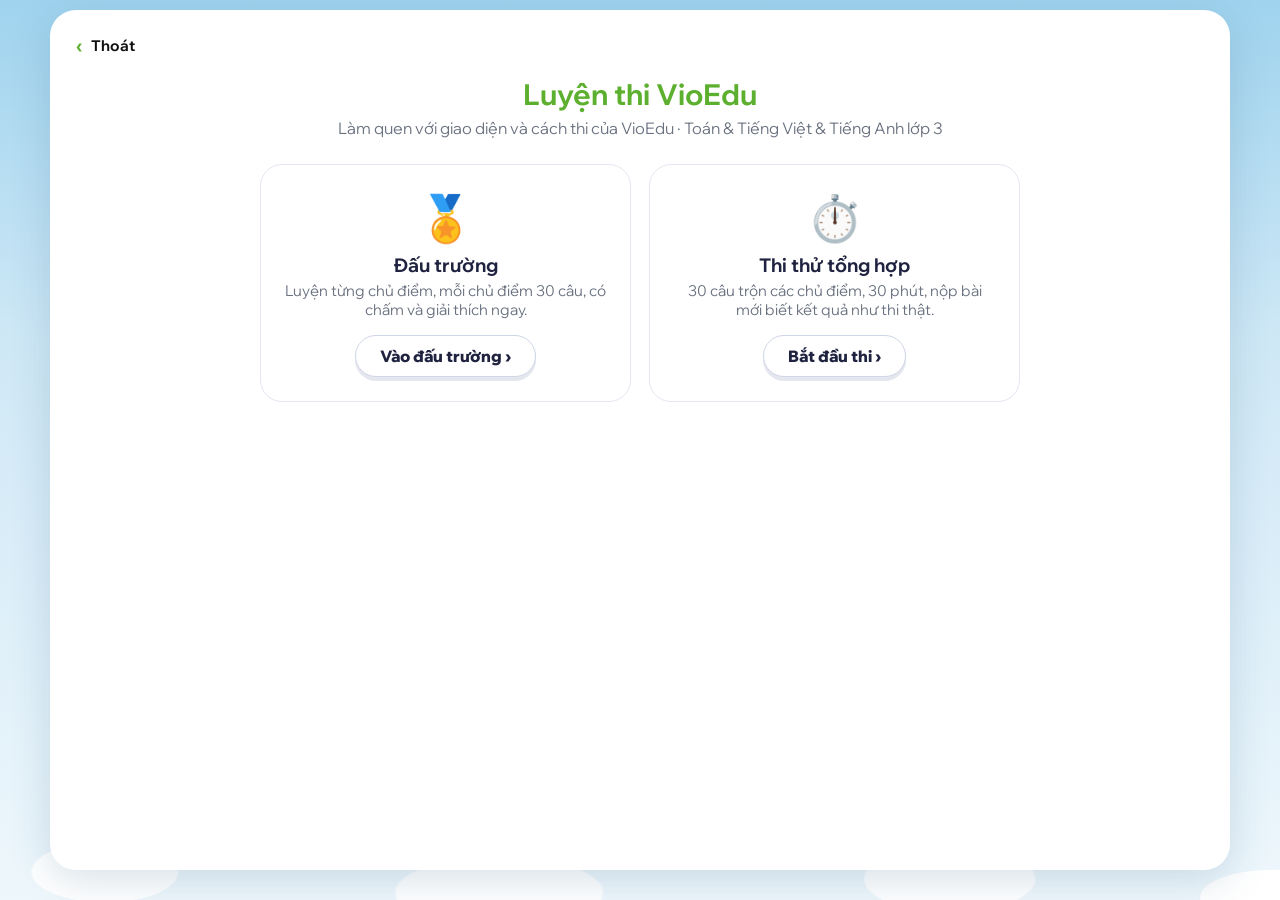
<file: vioedu.html>
<!DOCTYPE html>
<html lang="vi">
<head>
<meta charset="UTF-8">
<meta name="viewport" content="width=device-width,initial-scale=1,viewport-fit=cover">
<title>Luyện thi VioEdu · MathNova</title>
<link rel="preconnect" href="https://fonts.googleapis.com">
<link rel="preconnect" href="https://fonts.gstatic.com" crossorigin>
<link href="https://fonts.googleapis.com/css2?family=Wix+Madefor+Display:wght@400;500;600;700;800&display=swap" rel="stylesheet">
<style>
:root{--ink:#1f2340;--mut:#6b7280;--line:#e3e7f1;--green:#5db02f;--green2:#4a9a22;--bad:#e5484d;--ok:#2e9e44;--sky:#a9d8f0}
*{box-sizing:border-box}
html,body{margin:0;min-height:100%}
body{font-family:"Wix Madefor Display","Nunito","Be Vietnam Pro",system-ui,sans-serif;color:var(--ink);
  background:linear-gradient(180deg,#9fd3ee 0,#cfe8f6 38%,#eef7fc 100%) fixed;padding:10px 10px calc(24px + env(safe-area-inset-bottom))}
body:before,body:after{content:"";position:fixed;left:-5%;right:-5%;bottom:0;height:140px;pointer-events:none;z-index:0;
  background:radial-gradient(ellipse 120px 50px at 12% 80%,#fff 60%,transparent 62%),radial-gradient(ellipse 170px 60px at 40% 95%,#fff 60%,transparent 62%),radial-gradient(ellipse 140px 55px at 72% 85%,#fff 60%,transparent 62%),radial-gradient(ellipse 120px 45px at 95% 98%,#fff 60%,transparent 62%);opacity:.8}
.card{position:relative;z-index:1;max-width:1180px;margin:0 auto;background:#fff;border-radius:26px;padding:22px 26px 28px;box-shadow:0 10px 40px rgba(40,90,130,.18);min-height:calc(100vh - 40px)}
.hidden{display:none!important}
.back{background:none;border:0;font:inherit;font-weight:700;font-size:.95rem;color:#111;cursor:pointer;padding:2px 0;display:inline-flex;gap:8px;align-items:center}
.back i{color:var(--green);font-style:normal;font-size:1.1rem}
.head{display:grid;grid-template-columns:1fr auto 1fr;align-items:center;gap:12px;margin:6px 0 18px}
.arena{display:flex;align-items:center;gap:10px}
.arena .medal{font-size:2.3rem;line-height:1;filter:drop-shadow(0 2px 0 #f0b45a)}
.arena small{display:block;font-size:1rem;font-weight:500}
.arena b{display:block;font-size:1.05rem;font-weight:800}
.head h1{margin:0;color:var(--green);font-size:1.45rem;font-weight:800;text-align:center}
.pill{justify-self:end;background:#f1f5fa;border-radius:16px;padding:8px 16px;font-weight:700;text-align:center;font-size:.95rem;max-width:200px}
.row{display:flex;align-items:center;justify-content:space-between;gap:14px;border:1px solid var(--line);border-radius:20px;padding:20px 28px;margin-bottom:16px;background:#fff}
.row small{color:var(--mut);font-size:1.05rem;font-weight:500}
.row h3{margin:8px 0 0;font-size:1.2rem;font-weight:800;line-height:1.3}
.row .best{display:inline-block;margin-top:8px;font-size:.82rem;font-weight:700;color:var(--green2);background:#eaf7e0;border-radius:99px;padding:2px 10px}
.pbtn{font:inherit;font-weight:800;font-size:1rem;color:var(--ink);background:#fff;border:1px solid #cfd6e6;border-radius:99px;padding:10px 24px;cursor:pointer;box-shadow:0 4px 0 #e4e7ee;white-space:nowrap}
.pbtn:active{transform:translateY(2px);box-shadow:0 2px 0 #e4e7ee}
.gbtn{font:inherit;font-weight:800;font-size:1.05rem;color:#fff;background:var(--green);border:0;border-radius:99px;padding:12px 32px;cursor:pointer;box-shadow:0 4px 0 var(--green2)}
.gbtn:active{transform:translateY(2px);box-shadow:0 2px 0 var(--green2)}
.gbtn:disabled{opacity:.5;cursor:default}
/* trang chủ */
.hello{text-align:center;margin:18px 0 26px}
.hello h1{margin:0;font-size:1.8rem;color:var(--green)}
.hello p{margin:6px 0 0;color:var(--mut)}
.menu{display:grid;grid-template-columns:repeat(auto-fit,minmax(260px,1fr));gap:18px;max-width:760px;margin:0 auto}
.mcard{border:1px solid var(--line);border-radius:22px;padding:24px;text-align:center;cursor:pointer;background:#fff;transition:.15s}
.mcard:hover{box-shadow:0 8px 22px rgba(60,120,160,.15);transform:translateY(-2px)}
.mcard .ic{font-size:2.8rem}
.mcard h3{margin:8px 0 4px;font-size:1.2rem}
.mcard p{margin:0 0 16px;color:var(--mut);font-size:.95rem}
/* làm bài */
.qtop{display:flex;align-items:center;gap:14px;flex-wrap:wrap;margin-bottom:10px}
.qtop .ttl{flex:1;min-width:160px;font-weight:800}
.chip{background:#f1f5fa;border-radius:99px;padding:6px 14px;font-weight:700;font-size:.92rem}
.chip.warn{background:#ffe9e9;color:var(--bad)}
.bar{height:10px;background:#eaeef6;border-radius:9px;overflow:hidden;margin-bottom:12px}
.bar i{display:block;height:100%;width:0;background:linear-gradient(90deg,#8fd45f,var(--green));transition:width .3s}
.nav{display:flex;flex-wrap:wrap;gap:6px;margin-bottom:18px}
.nav button{width:34px;height:34px;border-radius:50%;border:2px solid var(--line);background:#fff;font:inherit;font-weight:700;font-size:.82rem;cursor:pointer;color:var(--mut)}
.nav button.cur{border-color:var(--green);color:var(--green2);box-shadow:0 0 0 3px #dff1d1}
.nav button.done{background:#e8f4fb;border-color:#9fd3ee;color:#1f6f99}
.nav button.ok{background:var(--ok);border-color:var(--ok);color:#fff}
.nav button.no{background:var(--bad);border-color:var(--bad);color:#fff}
.qbox{border:1px solid var(--line);border-radius:20px;padding:26px 28px;max-width:860px;margin:0 auto}
.qno{color:var(--green2);font-weight:800;font-size:.95rem}
.qtext{font-size:clamp(1.25rem,2.6vw,1.7rem);font-weight:700;line-height:1.45;margin:8px 0 20px;white-space:pre-line}
.opts{display:grid;gap:12px}
.opt{display:flex;align-items:center;gap:12px;text-align:left;font:inherit;font-weight:600;font-size:1.05rem;border:2px solid var(--line);border-radius:16px;padding:13px 16px;background:#fff;cursor:pointer;color:var(--ink)}
.opt:hover:not(:disabled){border-color:#b9c7e3;background:#f8fbff}
.opt b{width:30px;height:30px;border-radius:50%;background:#f1f5fa;display:grid;place-items:center;font-size:.9rem;flex:none}
.opt.sel{border-color:var(--green);background:#f1faea}
.opt.sel b{background:var(--green);color:#fff}
.opt.right{border-color:var(--ok);background:#e9f8ec}
.opt.right b{background:var(--ok);color:#fff}
.opt.wrong{border-color:var(--bad);background:#fdecec}
.opt.wrong b{background:var(--bad);color:#fff}
.opt:disabled{cursor:default}
.ans{width:100%;font:inherit;font-weight:700;font-size:1.4rem;padding:14px 18px;border:2px solid #cfd6e6;border-radius:16px;outline:0}
.ans:focus{border-color:var(--green);box-shadow:0 0 0 4px #dff1d1}
.ans.right{border-color:var(--ok);background:#e9f8ec}.ans.wrong{border-color:var(--bad);background:#fdecec}
.fb{margin-top:16px;border-radius:16px;padding:14px 18px;font-weight:600;line-height:1.5}
.fb.ok{background:#e9f8ec;color:#176a2c}.fb.no{background:#fdecec;color:#a52a2e}
.fb b{display:block;font-size:1.1rem;margin-bottom:2px}
.acts{display:flex;justify-content:space-between;gap:12px;margin-top:22px;flex-wrap:wrap}
/* kết quả */
.res{text-align:center;max-width:760px;margin:6px auto}
.res h2{margin:6px 0;font-size:1.6rem;color:var(--green)}
.stars{font-size:2.6rem;letter-spacing:6px}
.score{font-size:3.2rem;font-weight:800;margin:4px 0}
.score small{font-size:1.2rem;color:var(--mut)}
.stats{display:flex;gap:10px;justify-content:center;flex-wrap:wrap;margin:10px 0 18px}
.wl{text-align:left;margin:18px 0}
.wl h3{margin:0 0 10px}
.wi{border:1px solid var(--line);border-radius:14px;padding:12px 16px;margin-bottom:10px;background:#fffafa}
.wi .q{font-weight:700;white-space:pre-line}
.wi .a{color:var(--ok);font-weight:700;margin-top:4px}
.wi .e{color:var(--mut);font-size:.92rem;margin-top:2px}
@media(max-width:760px){
  .card{padding:16px 14px 22px;border-radius:20px}
  .head{grid-template-columns:1fr;text-align:center}.arena{justify-content:center}.pill{justify-self:center}
  .row{padding:16px 16px;flex-direction:column;align-items:flex-start}.pbtn{align-self:stretch;text-align:center}
  .qbox{padding:18px 14px}
}
</style>
</head>
<body>
<div class="card">

<!-- Trang chủ -->
<section id="home">
  <button class="back" id="exit"><i>‹</i> Thoát</button>
  <div class="hello"><h1>Luyện thi VioEdu</h1><p>Làm quen với giao diện và cách thi của VioEdu · Toán &amp; Tiếng Việt &amp; Tiếng Anh lớp 3</p></div>
  <div class="menu">
    <div class="mcard" id="goArena"><div class="ic">🏅</div><h3>Đấu trường</h3><p>Luyện từng chủ điểm, mỗi chủ điểm 30 câu, có chấm và giải thích ngay.</p><button class="pbtn" type="button">Vào đấu trường ›</button></div>
    <div class="mcard" id="goMock"><div class="ic">⏱️</div><h3>Thi thử tổng hợp</h3><p>30 câu trộn các chủ điểm, 30 phút, nộp bài mới biết kết quả như thi thật.</p><button class="pbtn" type="button">Bắt đầu thi ›</button></div>
  </div>
</section>

<!-- Danh sách chủ điểm -->
<section id="list" class="hidden">
  <button class="back" id="backHome"><i>‹</i> Quay về</button>
  <div class="head">
    <div class="arena"><span class="medal">🏅</span><div><small>Đấu trường</small><b>Đấu trường khu vực</b></div></div>
    <h1>Danh sách chủ điểm</h1>
    <div class="pill">Vòng Định Kì 1 - TP Cần Thơ</div>
  </div>
  <div id="topics"></div>
</section>

<!-- Làm bài -->
<section id="quiz" class="hidden">
  <div class="qtop">
    <button class="back" id="quit"><i>‹</i> Thoát</button>
    <span class="ttl" id="qTitle"></span>
    <span class="chip" id="qDone"></span>
    <span class="chip" id="qTime">⏱ 00:00</span>
  </div>
  <div class="bar"><i id="qBar"></i></div>
  <div class="nav" id="qNav"></div>
  <div class="qbox" id="qBox"></div>
</section>

<!-- Kết quả -->
<section id="result" class="hidden"></section>
</div>

<script>
const $=id=>document.getElementById(id);
const rnd=n=>Math.floor(Math.random()*n),ri=(a,b)=>a+rnd(b-a+1),pick=a=>a[rnd(a.length)];
const shuf=a=>{a=a.slice();for(let i=a.length-1;i>0;i--){const j=rnd(i+1);[a[i],a[j]]=[a[j],a[i]]}return a};
const esc=s=>String(s).replace(/[&<>"]/g,c=>({'&':'&amp;','<':'&lt;','>':'&gt;','"':'&quot;'}[c]));
const N=30;

/* ===== Tạo câu hỏi =====
   {t:'num'|'txt'|'mc', q, a (đáp án; mảng nếu nhiều cách viết), o (4 lựa chọn, với mc), ex (giải thích)} */
const mc=(q,right,wrongs,ex)=>{const o=shuf([right,...wrongs.slice(0,3)]);return{t:'mc',q,a:right,o,ex}};
function fill(gen,per){ // gom đủ N câu không trùng
  const out=[],seen=new Set();let k=0,guard=0;
  while(out.length<N&&guard++<3000){const q=gen(k++);const key=q&&q.q+'|'+[].concat(q.a).join();if(q&&!seen.has(key)){seen.add(key);out.push(q)}}
  return out;
}

/* --- 1. Tìm thừa số trong một tích --- */
function genFactor(){
  const hint=(p,k,t)=>`Muốn tìm thừa số chưa biết, ta lấy tích chia cho thừa số đã biết: ${p} : ${k} = ${t}.`;
  return fill(k=>{
    const m=k%6,a=ri(2,9),x=ri(2,k<18?12:60),p=a*x;
    if(m===0)return{t:'num',q:`Tìm x:\nx × ${a} = ${p}`,a:String(x),ex:hint(p,a,x)};
    if(m===1)return{t:'num',q:`Tìm x:\n${a} × x = ${p}`,a:String(x),ex:hint(p,a,x)};
    if(m===2)return{t:'num',q:`Biết tích của hai thừa số là ${p}, một thừa số là ${a}. Thừa số còn lại là bao nhiêu?`,a:String(x),ex:hint(p,a,x)};
    if(m===3)return{t:'num',q:`Số nào nhân với ${a} được ${p}?`,a:String(x),ex:hint(p,a,x)};
    if(m===4){const b=ri(2,9),c=ri(2,9),d=ri(2,9);return{t:'num',q:`Tìm x:\nx × ${a} = ${b*a*c}`,a:String(b*c),ex:hint(b*a*c,a,b*c)}}
    const u=ri(10,40),v=ri(10,40);return{t:'num',q:`Tìm x:\nx × ${a} = ${u*a} + ${v*a}`,a:String(u+v),ex:`${u*a} + ${v*a} = ${(u+v)*a}. Vậy x = ${(u+v)*a} : ${a} = ${u+v}.`};
  });
}

/* --- 2. Point between two points, midpoint of line segment --- */
function genMid(){
  const same='If M is the midpoint of AB, then M is exactly in the middle: AM = MB.';
  return fill(k=>{
    const m=k%8;
    if(m===0){const a=ri(0,9)*2,b=a+ri(2,9)*2;return{t:'num',q:`On a number line, point A is at ${a} and point B is at ${b}. M is the midpoint of AB. What number is M at?`,a:String((a+b)/2),ex:`(${a} + ${b}) : 2 = ${(a+b)/2}. Trung điểm nằm chính giữa hai điểm.`}}
    if(m===1){const h=ri(2,25);return{t:'num',q:`M is the midpoint of line segment AB. AB = ${2*h} cm. How long is AM (in cm)?`,a:String(h),ex:`AM = AB : 2 = ${2*h} : 2 = ${h} cm.`}}
    if(m===2){const h=ri(2,25);return{t:'num',q:`M is the midpoint of line segment AB. AM = ${h} cm. How long is AB (in cm)?`,a:String(2*h),ex:`AB = AM × 2 = ${h} × 2 = ${2*h} cm.`}}
    if(m===3){const x=ri(2,15),y=ri(2,15);return{t:'num',q:`Point M is between A and B on line segment AB. AM = ${x} cm and MB = ${y} cm. How long is AB (in cm)?`,a:String(x+y),ex:`AB = AM + MB = ${x} + ${y} = ${x+y} cm.`}}
    if(m===4){const x=ri(2,15),y=ri(2,15);return{t:'num',q:`AB = ${x+y} cm. Point M lies between A and B and AM = ${x} cm. How long is MB (in cm)?`,a:String(y),ex:`MB = AB − AM = ${x+y} − ${x} = ${y} cm.`}}
    if(m===5){const a=ri(0,12),h=ri(2,10);return{t:'num',q:`M is the midpoint of AB. On a number line A is at ${a} and M is at ${a+h}. What number is B at?`,a:String(a+2*h),ex:`From A to M is ${h}, so from M to B is also ${h}: ${a+h} + ${h} = ${a+2*h}.`}}
    if(m===6){const s=pick([['AM = MB','AM > MB','AB = AM','AM = 2 × MB'],['MB = AM','MB = 2 × AM','AB = MB','AM + MB = AM']]);return mc(`M is the midpoint of AB. Which statement is true?`,s[0],s.slice(1),same)}
    const a=ri(1,6),b=a+ri(5,9),c=ri(a+1,b-1);
    return mc(`On a number line: A is at ${a}, B is at ${b}, C is at ${c}. Which point is between the other two?`,'C',['A','B','None of them'],`${a} < ${c} < ${b}, so C is between A and B.`);
  });
}

/* --- 3. Mở rộng vốn từ về nhà trường --- */
const NT={
  'người':['thầy giáo','cô giáo','học sinh','hiệu trưởng','bác bảo vệ','cô y tế','bạn lớp trưởng','cô thư viện'],
  'đồ dùng học tập':['bút chì','thước kẻ','cặp sách','cục tẩy','vở viết','hộp bút','com-pa','bảng con'],
  'nơi chốn trong trường':['thư viện','phòng học','sân trường','phòng y tế','phòng máy tính','nhà vệ sinh','vườn trường','phòng giáo viên'],
  'hoạt động ở trường':['chào cờ','tập thể dục','giảng bài','đọc sách','trực nhật','làm bài tập','ra chơi','vẽ tranh']
};
const NT_FIX=[
  ['Người đứng đầu nhà trường là ai?','hiệu trưởng',['bác bảo vệ','lớp trưởng','cô y tế'],'Hiệu trưởng là người quản lí, đứng đầu nhà trường.'],
  ['Nơi em đến để mượn và đọc sách ở trường là gì?','thư viện',['phòng y tế','sân trường','phòng bảo vệ'],'Thư viện có nhiều sách cho học sinh đọc và mượn.'],
  ['Dụng cụ nào dùng để kẻ đường thẳng?','thước kẻ',['cục tẩy','hộp bút','cặp sách'],'Thước kẻ giúp em kẻ đường thẳng.'],
  ['Từ nào gần nghĩa với "trường học"?','nhà trường',['lớp trưởng','giờ học','buổi sáng'],'"Trường học" và "nhà trường" cùng chỉ nơi em đến học.'],
  ['Từ nào có tiếng "học" đứng trước?','học sinh',['sách học','chăm học','bài học'],'Trong "học sinh", tiếng "học" đứng trước tiếng "sinh".'],
  ['Từ nào chỉ người làm công việc dạy học?','giáo viên',['học sinh','bảo vệ','thủ thư'],'Giáo viên là người dạy học ở trường.'],
  ['Từ nào trái nghĩa với "vào lớp"?','ra chơi',['học bài','chào cờ','trực nhật'],'"Vào lớp" học, còn "ra chơi" là nghỉ ngoài sân.'],
  ['Em chơi các trò chơi vào giờ nào ở trường?','giờ ra chơi',['giờ học bài','giờ chào cờ','giờ kiểm tra'],'Giờ ra chơi là thời gian nghỉ ngơi, vui chơi.'],
  ['Từ nào chỉ đồ dùng để đựng bút?','hộp bút',['thước kẻ','sách vở','bảng con'],'Hộp bút dùng để đựng bút, thước, tẩy.'],
  ['Nơi tập trung chào cờ mỗi sáng thứ Hai là:','sân trường',['phòng học','thư viện','nhà ăn'],'Học sinh tập trung ở sân trường để chào cờ.'],
  ['Từ nào chỉ người bạn học cùng lớp với em?','bạn học',['thầy cô','hiệu trưởng','bác bảo vệ'],'Bạn học là người học cùng lớp với em.'],
  ['Từ nào chỉ nơi học sinh học tập hằng ngày?','lớp học',['sân khấu','nhà bếp','vườn rau'],'Lớp học là nơi em nghe giảng và làm bài mỗi ngày.']
];
function genSchool(){
  const cats=Object.keys(NT),T={
    'người':'Từ nào dưới đây chỉ người trong nhà trường?',
    'đồ dùng học tập':'Từ nào dưới đây chỉ đồ dùng học tập?',
    'nơi chốn trong trường':'Từ nào dưới đây chỉ nơi chốn trong nhà trường?',
    'hoạt động ở trường':'Từ nào dưới đây chỉ hoạt động ở trường?'};
  const pool=shuf(NT_FIX);let fi=0;
  return fill(k=>{
    if(k%5===2&&fi<pool.length){const f=pool[fi++];return mc(f[0],f[1],f[2],f[3])}
    const c=cats[k%4];
    if(k%7===6){ // câu hỏi phủ định
      const odd=pick(cats.filter(x=>x!==c)),right=pick(NT[odd]),wr=shuf(NT[c]).slice(0,3);
      return mc(`Từ nào KHÔNG thuộc nhóm ${c}?`,right,wr,`"${right}" thuộc nhóm ${odd}, không phải nhóm ${c}.`);
    }
    const right=pick(NT[c]),others=shuf(cats.filter(x=>x!==c)).map(x=>pick(NT[x]));
    return mc(T[c],right,others,`"${right}" là từ chỉ ${c}.`);
  });
}

/* --- 4. Câu nêu hoạt động (Ai làm gì?) --- */
const HD=[
  {s:'Bạn Lan',v:'đọc',o:'truyện',p:'trong thư viện'},
  {s:'Cô giáo',v:'giảng',o:'bài mới',p:'cho cả lớp'},
  {s:'Các bạn học sinh',v:'tập',o:'thể dục',p:'ngoài sân trường'},
  {s:'Mẹ em',v:'nấu',o:'cơm',p:'trong bếp'},
  {s:'Bác nông dân',v:'gặt',o:'lúa',p:'ngoài đồng'},
  {s:'Em',v:'quét',o:'sân trường',p:'sau giờ học'},
  {s:'Bạn Nam',v:'tưới',o:'cây',p:'trong vườn trường'},
  {s:'Chú bảo vệ',v:'đánh',o:'trống',p:'báo giờ vào lớp'},
  {s:'Bố em',v:'sửa',o:'xe đạp',p:'trước sân nhà'},
  {s:'Bạn Hoa',v:'vẽ',o:'tranh',p:'trong giờ mĩ thuật'},
  {s:'Chị em',v:'gấp',o:'quần áo',p:'trên giường'},
  {s:'Các bạn nhỏ',v:'chơi',o:'nhảy dây',p:'trong giờ ra chơi'},
  {s:'Bà em',v:'tưới',o:'hoa',p:'mỗi buổi sáng'},
  {s:'Bạn Minh',v:'viết',o:'bài',p:'vào vở'},
  {s:'Cô y tế',v:'khám',o:'bệnh',p:'cho học sinh'},
  {s:'Ông em',v:'đọc',o:'báo',p:'bên cửa sổ'}
];
HD.forEach(d=>d.txt=`${d.s} ${d.v} ${d.o} ${d.p}.`);
const GT=['Bạn Lan là học sinh giỏi của lớp 3A.','Cô giáo em là người rất hiền.','Trường em là ngôi trường xinh đẹp.','Bác Hai là chú bảo vệ của trường.','Bố em là bác sĩ.','Hà Nội là thủ đô của nước ta.'];
const DD=['Sân trường rộng và sạch sẽ.','Bạn Lan rất chăm chỉ.','Chiếc cặp của em màu xanh.','Cô giáo em dịu dàng.','Cây bàng trước lớp rất to.','Thư viện trường yên tĩnh.'];
const kind=(arr,i)=>arr[i];
function genAct(){
  const A=shuf(HD),used={};
  const take=t=>{used[t]=(used[t]||0);return A[(used[t]++)%A.length]};
  const types=[['a',9],['b',6],['c',7],['d',5],['e',3]];
  const seq=[];types.forEach(([t,n])=>{for(let i=0;i<n;i++)seq.push(t)});
  const order=shuf(seq);
  return order.map(t=>{
    const d=take(t);
    if(t==='a'){return mc('Câu nào dưới đây là câu nêu hoạt động (Ai làm gì?)',d.txt,shuf([...shuf(GT).slice(0,1),...shuf(DD).slice(0,2)]),`Câu nêu hoạt động có từ chỉ hoạt động: "${d.v}". Trả lời cho câu hỏi "Ai làm gì?".`)}
    if(t==='b'){const bad=pick([...GT,...DD]),other=shuf(A.filter(x=>x!==d)).slice(0,3).map(x=>x.txt);return mc('Câu nào dưới đây KHÔNG phải là câu nêu hoạt động?',bad,other,`"${bad}" không có từ chỉ hoạt động, nên không phải câu nêu hoạt động.`)}
    if(t==='c'){const nouns=shuf([d.s.toLowerCase(),d.o,d.p.split(' ').slice(1).join(' ')]);return mc(`Từ chỉ hoạt động trong câu "${d.txt}" là từ nào?`,d.v,nouns,`"${d.v}" cho biết người đó làm việc gì nên là từ chỉ hoạt động.`)}
    if(t==='d'){const isAct=Math.random()<.5,s=isAct?d.txt:pick(Math.random()<.5?GT:DD),r=isAct?'Ai làm gì?':GT.includes(s)?'Ai là gì?':'Ai thế nào?';return mc(`Câu "${s}" thuộc kiểu câu nào?`,r,['Ai làm gì?','Ai là gì?','Ai thế nào?'].filter(x=>x!==r).concat(['Khi nào?']),`Câu này trả lời cho câu hỏi "${r}".`)}
    return{t:'txt',q:`Điền từ chỉ hoạt động vào chỗ trống:\n${d.s} ____ ${d.o} ${d.p}.`,a:[d.v],ex:`Từ cần điền là "${d.v}" (chỉ hoạt động).`};
  });
}

const TOPICS=[
  {id:'thuaso',grade:3,title:'Tìm thừa số trong một tích',gen:genFactor},
  {id:'midpoint',grade:3,title:'Point between two points, midpoint of line segment',gen:genMid},
  {id:'vontu',grade:3,title:'Mở rộng vốn từ về nhà trường',gen:genSchool},
  {id:'caunoi',grade:3,title:'Câu nêu hoạt động',gen:genAct}
];

/* ===== Lưu điểm cao nhất ===== */
const LS='mathnova_vioedu_best';
const bestGet=()=>{try{return JSON.parse(localStorage.getItem(LS)||'{}')}catch(_){return{}}};
const bestSet=(id,s)=>{try{const b=bestGet();if(!(b[id]>=s)){b[id]=s;localStorage.setItem(LS,JSON.stringify(b))}}catch(_){}};

/* ===== Màn hình ===== */
function go(id){['home','list','quiz','result'].forEach(s=>$(s).classList.toggle('hidden',s!==id));window.scrollTo(0,0)}
function renderList(){
  const b=bestGet();
  $('topics').innerHTML=TOPICS.map(t=>`<div class="row"><div><small>Chủ điểm - Lớp ${t.grade}</small><h3>${esc(t.title)}</h3>${b[t.id]!=null?`<span class="best">Điểm cao nhất: ${b[t.id]}/${N}</span>`:''}</div><button class="pbtn" data-t="${t.id}" type="button">Luyện tập ngay ›</button></div>`).join('');
  $('topics').querySelectorAll('button').forEach(x=>x.onclick=()=>start(TOPICS.find(t=>t.id===x.dataset.t)));
}
$('goArena').onclick=()=>{renderList();go('list')};
$('backHome').onclick=()=>go('home');
$('goMock').onclick=()=>start(null);
$('exit').onclick=()=>{try{parent!==window?parent.postMessage({type:'vioedu-exit'},'*'):0}catch(_){}};

/* ===== Phiên làm bài ===== */
let S=null,timer=null;
function start(topic,review){
  let qs,title,mock=!topic,limit=0;
  if(review){qs=review.qs;title='Ôn lại câu sai · '+review.title;mock=false}
  else if(mock){ // trộn đều các chủ điểm, đủ 30 câu
    qs=[];const per=TOPICS.map(t=>shuf(t.gen()));let i=0;
    while(qs.length<N){const p=per[i%per.length];if(p.length)qs.push(p.pop());i++}
    qs=shuf(qs);title='Thi thử tổng hợp · Lớp 3';limit=1800;
  }else{qs=topic.gen();title=topic.title}
  S={topic,review:!!review,title,mock,limit,qs:qs.map(q=>({...q,u:'',checked:false,ok:false})),i:0,t0:Date.now(),done:false};
  clearInterval(timer);timer=setInterval(tick,500);tick();
  $('qTitle').textContent=title;go('quiz');draw();
}
function tick(){
  if(!S||S.done)return;
  let s=Math.floor((Date.now()-S.t0)/1000),txt;
  if(S.limit){const left=Math.max(0,S.limit-s);txt='⏱ '+fmt(left);$('qTime').classList.toggle('warn',left<=300);if(left===0){finish();return}}
  else{txt='⏱ '+fmt(s);$('qTime').classList.remove('warn')}
  $('qTime').textContent=txt;
}
const fmt=s=>String(Math.floor(s/60)).padStart(2,'0')+':'+String(s%60).padStart(2,'0');
const norm=s=>String(s).trim().toLowerCase().replace(/\s+/g,' ').replace(/,/g,'.');
const isOk=(q,u)=>{const list=[].concat(q.a).map(norm);u=norm(u);if(q.t==='num'){const n=Number(u);return u!==''&&list.some(x=>Number(x)===n)}return list.includes(u)};
const show=q=>[].concat(q.a)[0];

function navDraw(){
  $('qNav').innerHTML=S.qs.map((q,i)=>{
    let c=i===S.i?'cur':'';
    if(q.checked)c+=q.ok?' ok':' no';else if(q.u!=='')c+=' done';
    return `<button class="${c}" data-i="${i}" type="button">${i+1}</button>`;
  }).join('');
  $('qNav').querySelectorAll('button').forEach(b=>b.onclick=()=>{S.i=+b.dataset.i;draw()});
  const n=S.qs.filter(q=>q.u!==''||q.checked).length;
  $('qDone').textContent=`Đã làm ${n}/${S.qs.length}`;
  $('qBar').style.width=(n/S.qs.length*100)+'%';
}
function draw(){
  const q=S.qs[S.i],lock=q.checked,L='ABCD';
  let h=`<div class="qno">Câu ${S.i+1}/${S.qs.length}</div><div class="qtext">${esc(q.q)}</div>`;
  if(q.t==='mc'){
    h+=`<div class="opts">`+q.o.map((o,k)=>{
      let c='opt';
      if(lock){if(o===q.a)c+=' right';else if(o===q.u)c+=' wrong'}else if(o===q.u)c+=' sel';
      return `<button class="${c}" data-v="${esc(o)}" type="button" ${lock?'disabled':''}><b>${L[k]}</b><span>${esc(o)}</span></button>`;
    }).join('')+`</div>`;
  }else{
    h+=`<input class="ans ${lock?(q.ok?'right':'wrong'):''}" id="ans" value="${esc(q.u)}" ${lock?'disabled':''} autocomplete="off" inputmode="${q.t==='num'?'decimal':'text'}" placeholder="${q.t==='num'?'Nhập đáp án (số)':'Nhập đáp án'}">`;
  }
  if(lock)h+=`<div class="fb ${q.ok?'ok':'no'}"><b>${q.ok?'Chính xác! 🎉':'Chưa đúng rồi 😅'}</b>${q.ok?'':`Đáp án đúng: <u>${esc(show(q))}</u><br>`}${esc(q.ex||'')}</div>`;
  const last=S.i===S.qs.length-1,inst=!S.mock;
  h+=`<div class="acts"><button class="pbtn" id="prev" type="button" ${S.i?'':'disabled'}>‹ Câu trước</button><span>`;
  if(inst&&!lock)h+=`<button class="gbtn" id="chk" type="button">Kiểm tra</button>`;
  else if(last)h+=`<button class="gbtn" id="fin" type="button">Nộp bài</button>`;
  else h+=`<button class="gbtn" id="nxt" type="button">Câu tiếp theo ›</button>`;
  h+=`</span></div>`;
  if(S.mock&&!last)h+=`<div class="acts" style="margin-top:10px;justify-content:flex-end"><button class="pbtn" id="fin" type="button">Nộp bài sớm</button></div>`;
  $('qBox').innerHTML=h;navDraw();
  $('qBox').querySelectorAll('.opt').forEach(b=>b.onclick=()=>{q.u=b.dataset.v;if(inst)check();else draw()});
  const inp=$('ans');if(inp){inp.oninput=()=>{q.u=inp.value;navDraw()};inp.onkeydown=e=>{if(e.key==='Enter'){e.preventDefault();inst&&!lock?check():next()}};if(!lock)inp.focus()}
  if($('chk'))$('chk').onclick=check;
  if($('nxt'))$('nxt').onclick=next;
  if($('fin'))$('fin').onclick=()=>{if(S.mock&&S.qs.some(x=>x.u==='')&&!confirm('Bạn còn câu chưa làm. Vẫn nộp bài?'))return;finish()};
  $('prev').onclick=()=>{S.i--;draw()};
}
function check(){
  const q=S.qs[S.i];if(q.checked)return;
  if(q.u==='')return;
  q.checked=true;q.ok=isOk(q,q.u);draw();
}
function next(){
  const q=S.qs[S.i];
  if(!S.mock&&!q.checked){check();return}
  if(S.i<S.qs.length-1){S.i++;draw()}else finish();
}

function finish(){
  if(S.done)return;S.done=true;clearInterval(timer);
  S.qs.forEach(q=>{if(!q.checked){q.checked=true;q.ok=q.u!==''&&isOk(q,q.u)}});
  const secs=Math.floor((Date.now()-S.t0)/1000),score=S.qs.filter(q=>q.ok).length,total=S.qs.length;
  const wrong=S.qs.filter(q=>!q.ok);
  if(S.topic&&!S.review)bestSet(S.topic.id,score);
  if(!S.review){try{parent.postMessage({type:'vioedu-done',id:S.topic?S.topic.id:'mock',title:S.title,mock:S.mock,score,total,secs,
    wrong:wrong.map(q=>({q:q.q.slice(0,120),a:show(q)}))},'*')}catch(_){}}
  const pt=Math.round(score/total*100)/10,st=score>=total*.9?3:score>=total*.7?2:score>=total*.5?1:0;
  const wl=wrong.length?`<div class="wl"><h3>Các câu cần xem lại (${wrong.length})</h3>${wrong.map(q=>`<div class="wi"><div class="q">${esc(q.q)}</div><div class="a">Đáp án: ${esc(show(q))}${q.u!==''?` <span style="color:var(--bad);font-weight:600">· Bạn chọn: ${esc(q.u)}</span>`:' <span style="color:var(--mut);font-weight:600">· Bạn chưa trả lời</span>'}</div><div class="e">${esc(q.ex||'')}</div></div>`).join('')}</div>`:`<p style="font-weight:700;color:var(--green2)">Tuyệt vời! Bạn làm đúng tất cả các câu 🎉</p>`;
  $('result').innerHTML=`<div class="res"><div class="stars">${'⭐'.repeat(st)}${'☆'.repeat(3-st)}</div><h2>${score===total?'Xuất sắc!':score>=total*.7?'Làm tốt lắm!':'Cố gắng thêm nhé!'}</h2>
  <div class="score">${score}<small>/${total} câu đúng</small></div>
  <div class="stats"><span class="chip">Điểm: ${pt}/10</span><span class="chip">⏱ ${fmt(secs)}</span><span class="chip">${esc(S.title)}</span></div>
  <div class="acts" style="justify-content:center"><button class="pbtn" id="rBack" type="button">Về danh sách</button>${wrong.length?`<button class="pbtn" id="rRev" type="button">Ôn lại câu sai</button>`:''}<button class="gbtn" id="rAgain" type="button">Làm đề mới</button></div>${wl}</div>`;
  go('result');
  const T=S.topic,rv=wrong.map(q=>({...q,u:'',checked:false,ok:false})),ttl=S.title;
  $('rBack').onclick=()=>{renderList();go(S.mock?'home':'list')};
  $('rAgain').onclick=()=>start(T);
  if($('rRev'))$('rRev').onclick=()=>start(T,{qs:rv,title:ttl});
}
$('quit').onclick=()=>{if(S&&!S.done&&!confirm('Thoát bài làm? Kết quả sẽ không được lưu.'))return;clearInterval(timer);const m=S&&S.mock;S=null;renderList();go(m?'home':'list')};
</script>
</body>
</html>
</file>
